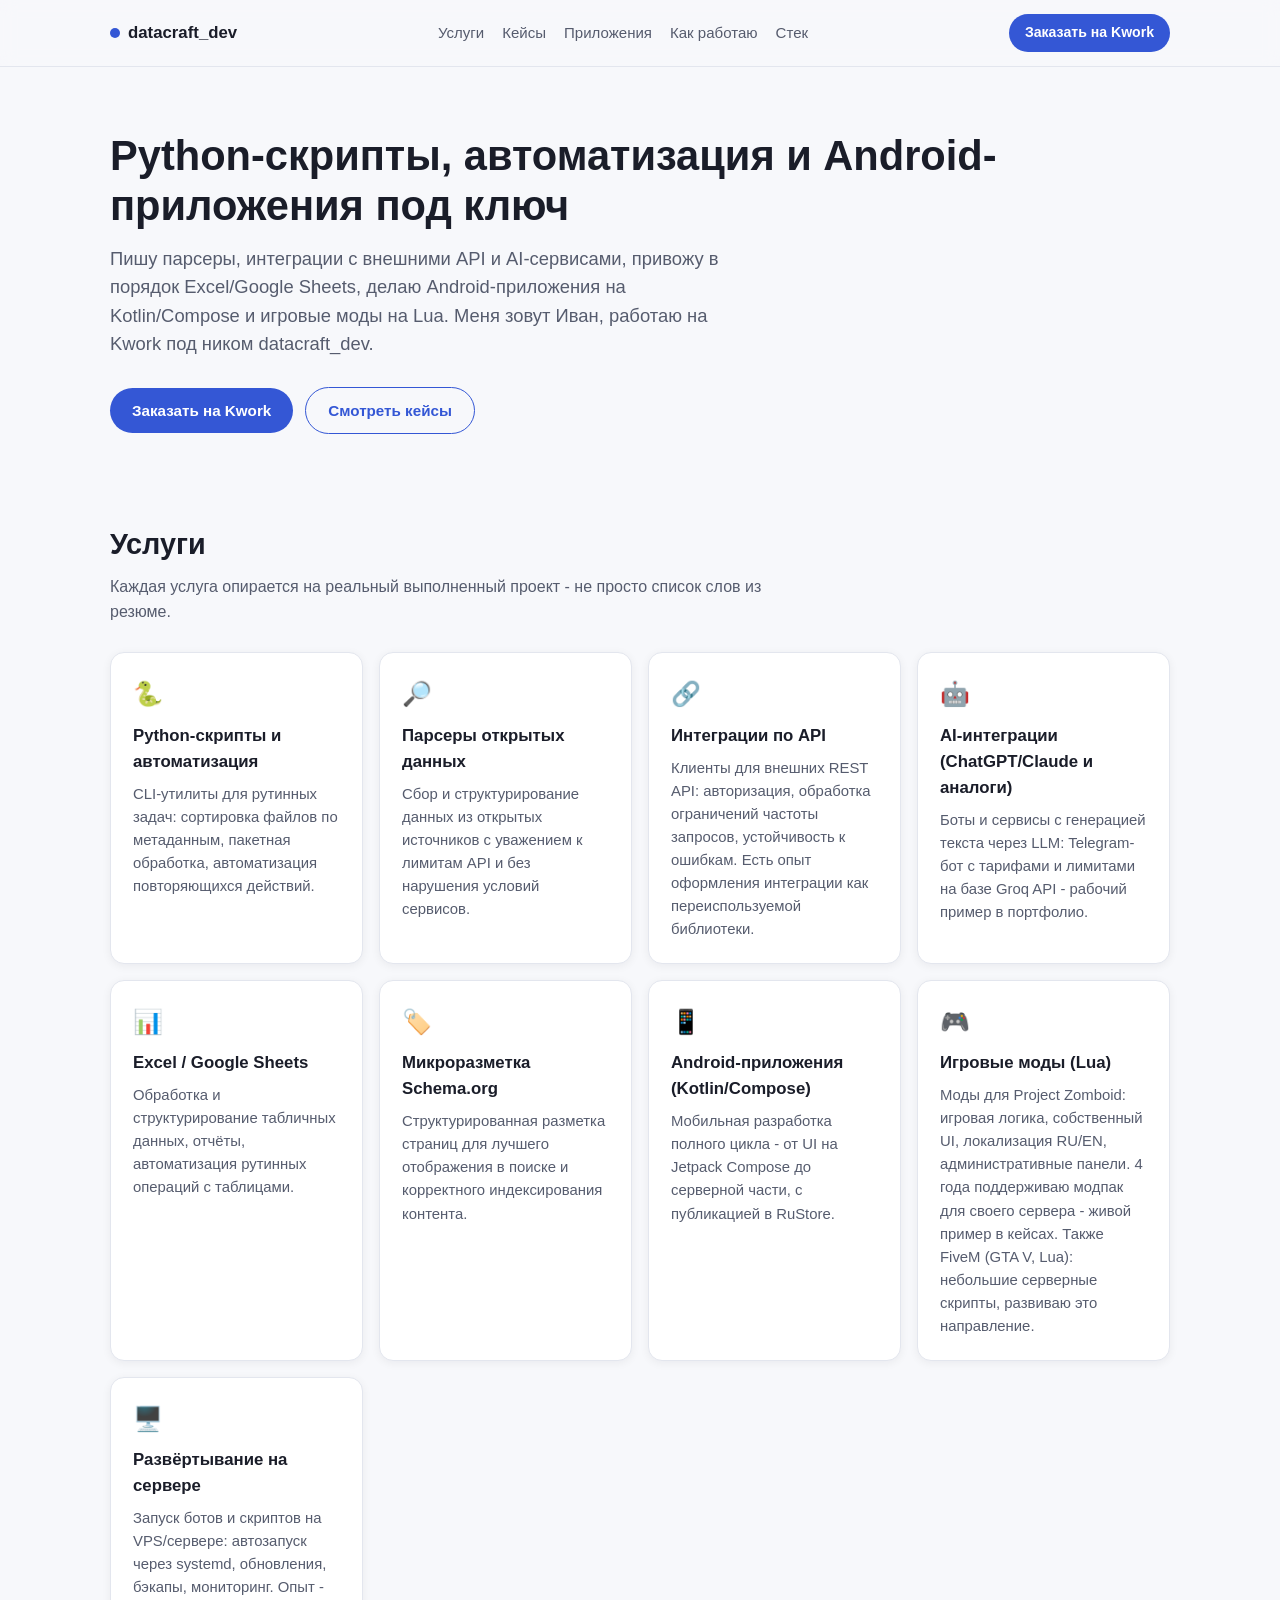
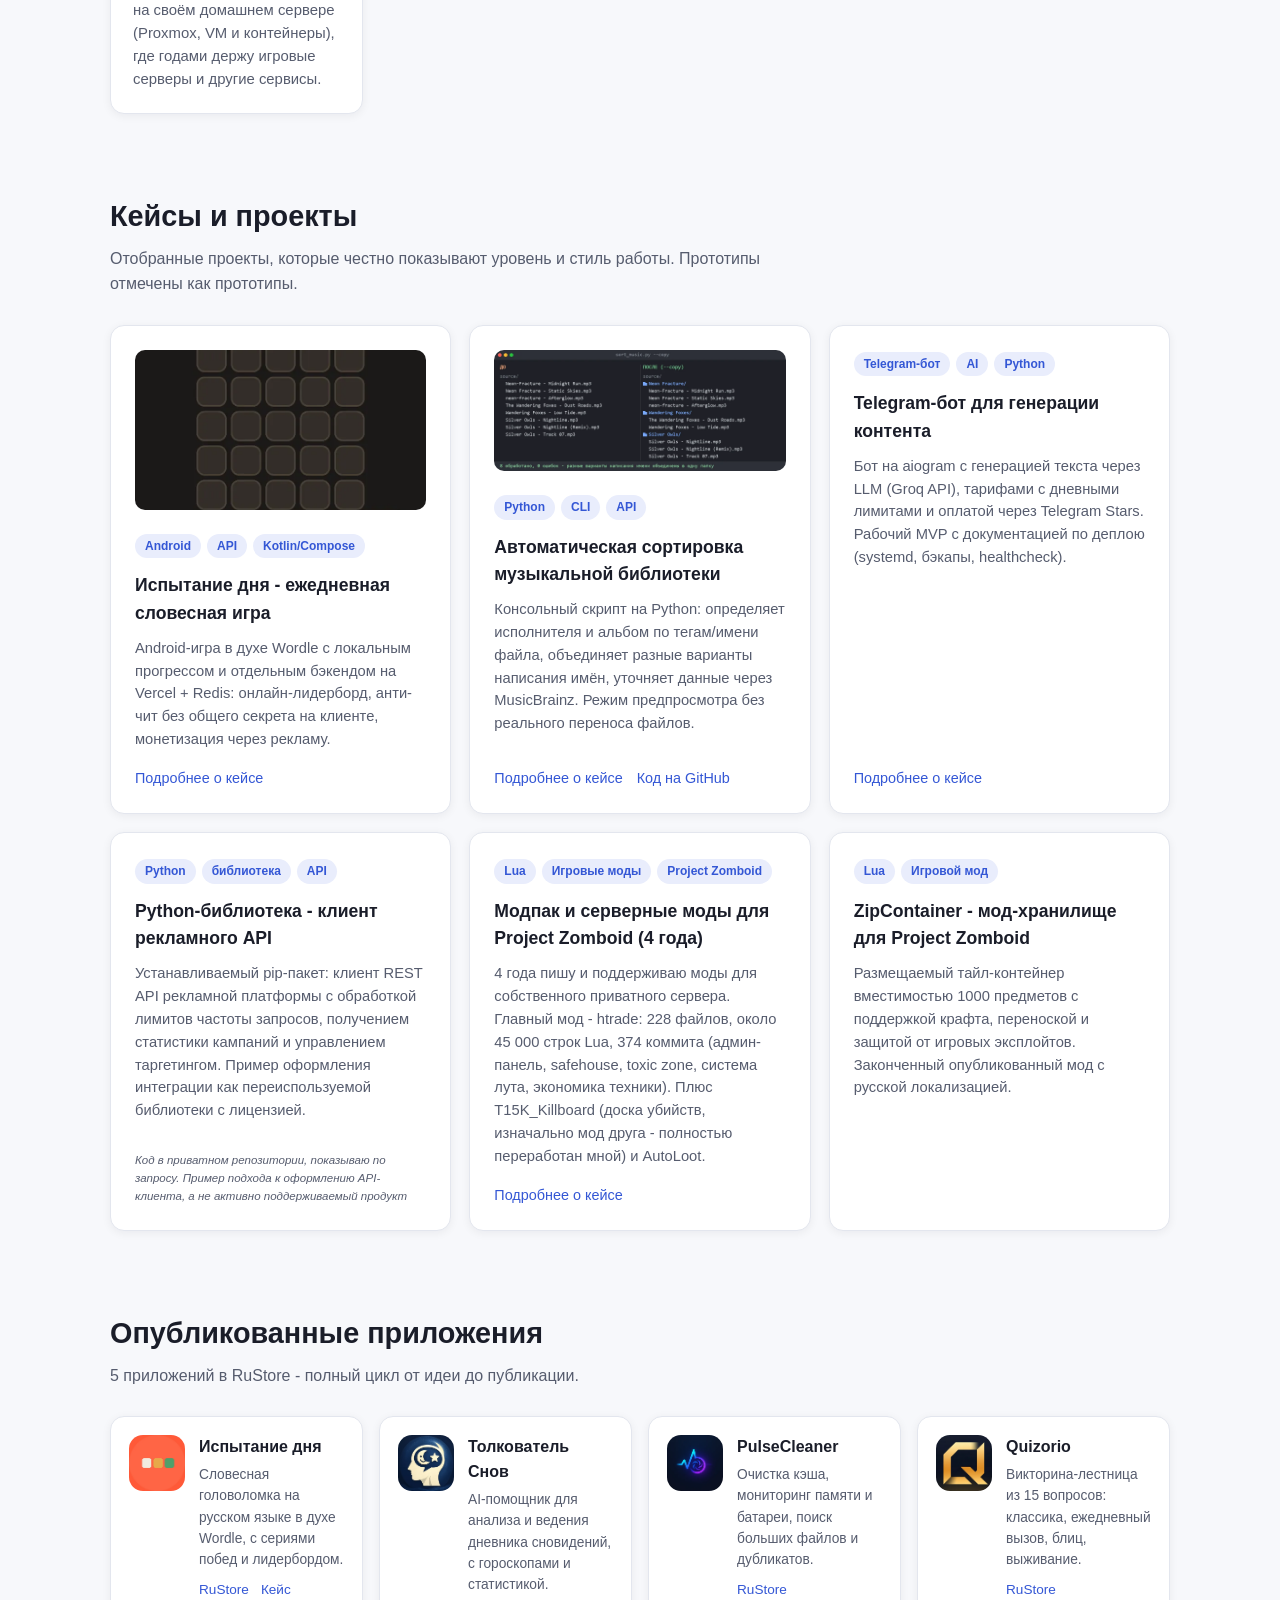
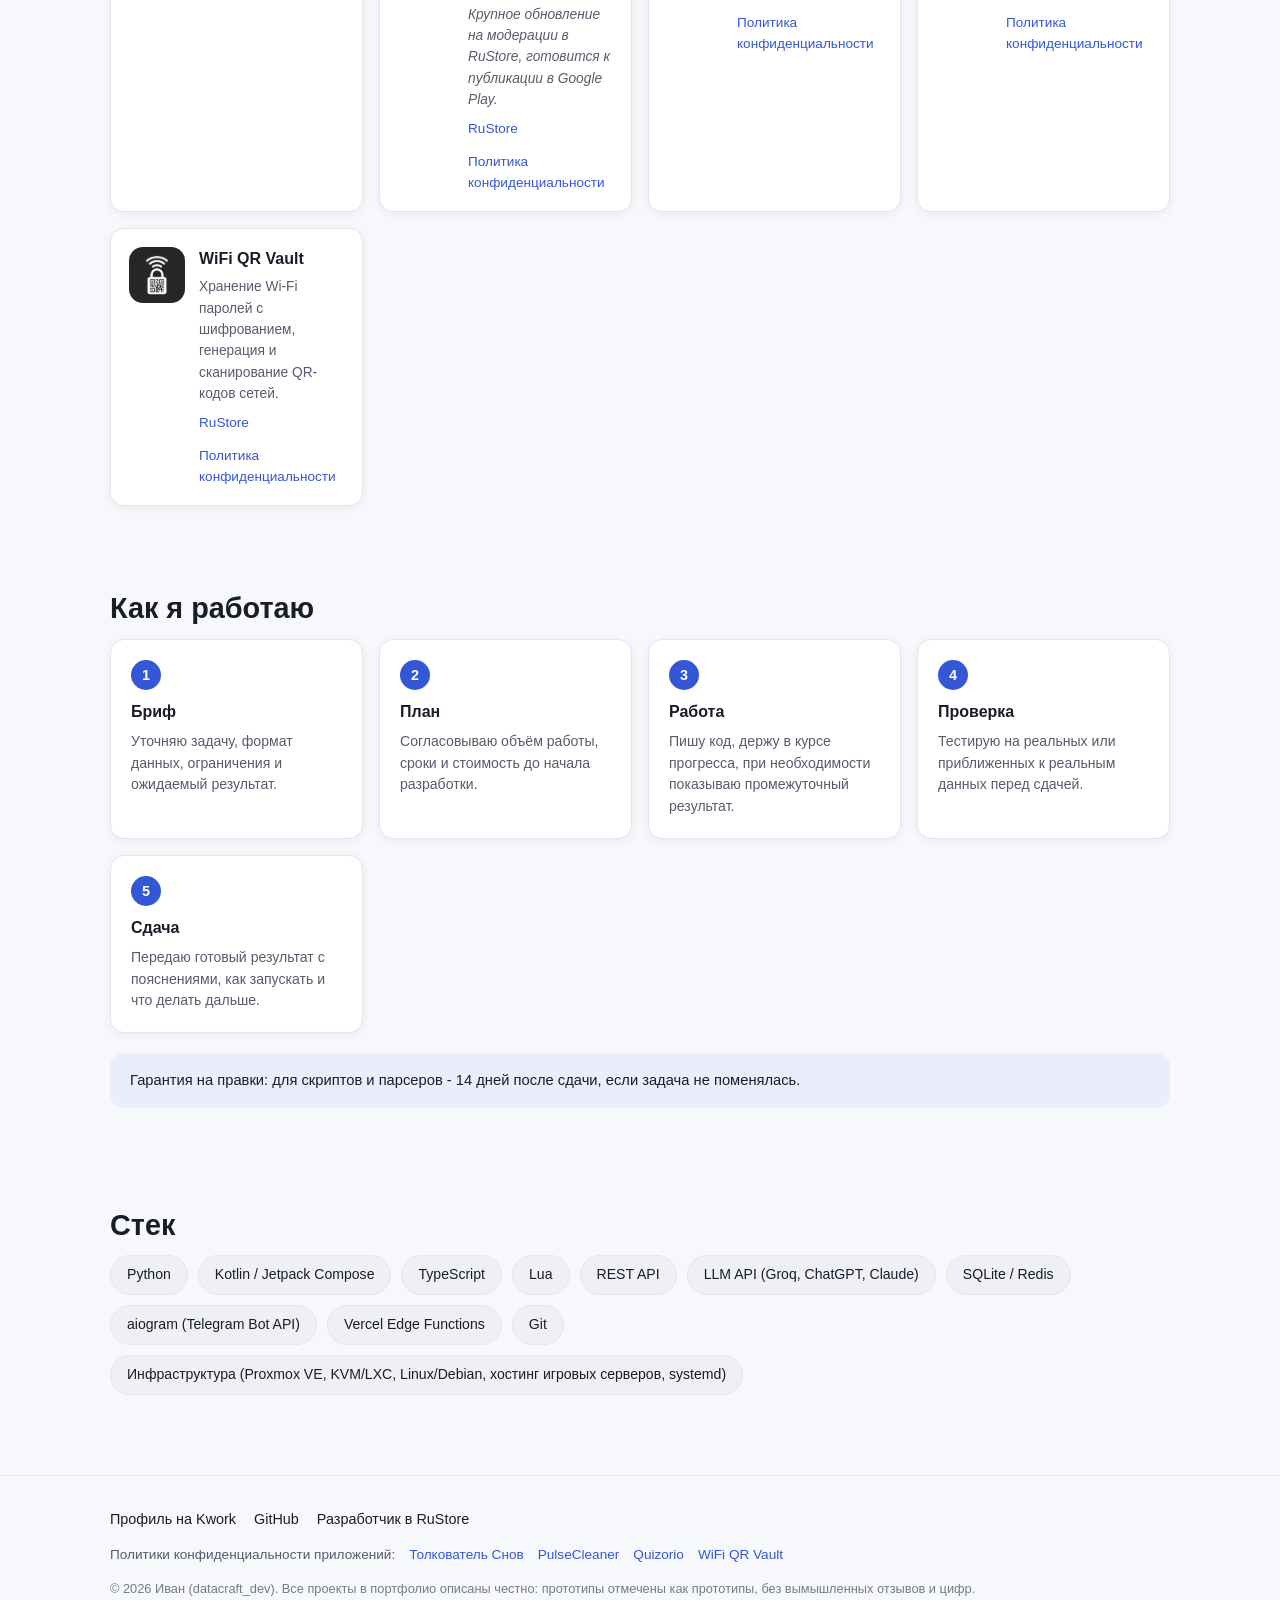
<file: index.html>
<!DOCTYPE html>
<html lang="ru">
<head>
<meta charset="UTF-8">
<meta name="viewport" content="width=device-width, initial-scale=1">
<title>Иван - Python-разработка, автоматизация, Android и AI-интеграции</title>
<meta name="description" content="Фрилансер Иван (Kwork: datacraft_dev). Python-скрипты и автоматизация, парсеры, интеграции по API и с AI, Android-приложения на Kotlin/Compose, игровые моды на Lua.">
<meta property="og:title" content="Иван - Python, автоматизация, Android, AI-интеграции">
<meta property="og:description" content="Скрипты, парсеры, API- и AI-интеграции, Android-приложения, игровые моды. Портфолио и кейсы.">
<meta property="og:type" content="website">
<meta property="og:url" content="https://git.fdhub.work/">
<link rel="canonical" href="https://git.fdhub.work/">
<link rel="icon" href="assets/favicon.svg" type="image/svg+xml">
<link rel="stylesheet" href="assets/style.css">
</head>
<body>

<header class="site-header">
  <div class="wrap">
    <a class="brand" href="#top"><span class="dot"></span> datacraft_dev</a>
    <nav class="nav-links">
      <a href="#services">Услуги</a>
      <a href="#cases">Кейсы</a>
      <a href="#apps">Приложения</a>
      <a href="#process">Как работаю</a>
      <a href="#stack">Стек</a>
    </nav>
    <a class="btn btn-sm" href="https://kwork.ru/user/datacraft_dev" target="_blank" rel="noopener">Заказать на Kwork</a>
  </div>
</header>

<main id="top">
  <section class="hero">
    <div class="wrap">
      <h1>Python-скрипты, автоматизация и Android-приложения под ключ</h1>
      <p class="lead">Пишу парсеры, интеграции с внешними API и AI-сервисами, привожу в порядок Excel/Google Sheets, делаю Android-приложения на Kotlin/Compose и игровые моды на Lua. Меня зовут Иван, работаю на Kwork под ником datacraft_dev.</p>
      <div class="cta-row">
        <a class="btn" href="https://kwork.ru/user/datacraft_dev" target="_blank" rel="noopener">Заказать на Kwork</a>
        <a class="btn btn-outline" href="#cases">Смотреть кейсы</a>
      </div>
    </div>
  </section>

  <section id="services">
    <div class="wrap">
      <h2>Услуги</h2>
      <p class="section-sub">Каждая услуга опирается на реальный выполненный проект - не просто список слов из резюме.</p>
      <div class="grid">
        <div class="card">
          <span class="icon">🐍</span>
          <h3>Python-скрипты и автоматизация</h3>
          <p>CLI-утилиты для рутинных задач: сортировка файлов по метаданным, пакетная обработка, автоматизация повторяющихся действий.</p>
        </div>
        <div class="card">
          <span class="icon">🔎</span>
          <h3>Парсеры открытых данных</h3>
          <p>Сбор и структурирование данных из открытых источников с уважением к лимитам API и без нарушения условий сервисов.</p>
        </div>
        <div class="card">
          <span class="icon">🔗</span>
          <h3>Интеграции по API</h3>
          <p>Клиенты для внешних REST API: авторизация, обработка ограничений частоты запросов, устойчивость к ошибкам. Есть опыт оформления интеграции как переиспользуемой библиотеки.</p>
        </div>
        <div class="card">
          <span class="icon">🤖</span>
          <h3>AI-интеграции (ChatGPT/Claude и аналоги)</h3>
          <p>Боты и сервисы с генерацией текста через LLM: Telegram-бот с тарифами и лимитами на базе Groq API - рабочий пример в портфолио.</p>
        </div>
        <div class="card">
          <span class="icon">📊</span>
          <h3>Excel / Google Sheets</h3>
          <p>Обработка и структурирование табличных данных, отчёты, автоматизация рутинных операций с таблицами.</p>
        </div>
        <div class="card">
          <span class="icon">🏷️</span>
          <h3>Микроразметка Schema.org</h3>
          <p>Структурированная разметка страниц для лучшего отображения в поиске и корректного индексирования контента.</p>
        </div>
        <div class="card">
          <span class="icon">📱</span>
          <h3>Android-приложения (Kotlin/Compose)</h3>
          <p>Мобильная разработка полного цикла - от UI на Jetpack Compose до серверной части, с публикацией в RuStore.</p>
        </div>
        <div class="card">
          <span class="icon">🎮</span>
          <h3>Игровые моды (Lua)</h3>
          <p>Моды для Project Zomboid: игровая логика, собственный UI, локализация RU/EN, административные панели. 4 года поддерживаю модпак для своего сервера - живой пример в кейсах. Также FiveM (GTA V, Lua): небольшие серверные скрипты, развиваю это направление.</p>
        </div>
        <div class="card">
          <span class="icon">🖥️</span>
          <h3>Развёртывание на сервере</h3>
          <p>Запуск ботов и скриптов на VPS/сервере: автозапуск через systemd, обновления, бэкапы, мониторинг. Опыт - на своём домашнем сервере (Proxmox, VM и контейнеры), где годами держу игровые серверы и другие сервисы.</p>
        </div>
      </div>
    </div>
  </section>

  <section id="cases">
    <div class="wrap">
      <h2>Кейсы и проекты</h2>
      <p class="section-sub">Отобранные проекты, которые честно показывают уровень и стиль работы. Прототипы отмечены как прототипы.</p>
      <div class="case-grid">

        <div class="case-card">
          <img class="case-thumb" src="assets/img/apps/dailytrial-1.webp" alt="Скриншот игры «Испытание дня»" width="220" height="391" loading="lazy">
          <div class="tag-row"><span class="tag">Android</span><span class="tag">API</span><span class="tag">Kotlin/Compose</span></div>
          <h3>Испытание дня - ежедневная словесная игра</h3>
          <p>Android-игра в духе Wordle с локальным прогрессом и отдельным бэкендом на Vercel + Redis: онлайн-лидерборд, анти-чит без общего секрета на клиенте, монетизация через рекламу.</p>
          <div class="case-links">
            <a href="cases/daily-trial.html">Подробнее о кейсе</a>
          </div>
        </div>

        <div class="case-card">
          <img class="case-thumb" src="assets/img/cases/sort-music-before-after.webp" alt="До/после сортировки музыкальной библиотеки скриптом sort_music.py" width="1200" height="500" loading="lazy">
          <div class="tag-row"><span class="tag">Python</span><span class="tag">CLI</span><span class="tag">API</span></div>
          <h3>Автоматическая сортировка музыкальной библиотеки</h3>
          <p>Консольный скрипт на Python: определяет исполнителя и альбом по тегам/имени файла, объединяет разные варианты написания имён, уточняет данные через MusicBrainz. Режим предпросмотра без реального переноса файлов.</p>
          <div class="case-links">
            <a href="cases/sort-music.html">Подробнее о кейсе</a>
            <a href="https://github.com/besterry/sort_music" target="_blank" rel="noopener">Код на GitHub</a>
          </div>
        </div>

        <div class="case-card">
          <div class="tag-row"><span class="tag">Telegram-бот</span><span class="tag">AI</span><span class="tag">Python</span></div>
          <h3>Telegram-бот для генерации контента</h3>
          <p>Бот на aiogram с генерацией текста через LLM (Groq API), тарифами с дневными лимитами и оплатой через Telegram Stars. Рабочий MVP с документацией по деплою (systemd, бэкапы, healthcheck).</p>
          <div class="case-links">
            <a href="cases/instagram-bot.html">Подробнее о кейсе</a>
          </div>
        </div>

        <div class="case-card">
          <div class="tag-row"><span class="tag">Python</span><span class="tag">библиотека</span><span class="tag">API</span></div>
          <h3>Python-библиотека - клиент рекламного API</h3>
          <p>Устанавливаемый pip-пакет: клиент REST API рекламной платформы с обработкой лимитов частоты запросов, получением статистики кампаний и управлением таргетингом. Пример оформления интеграции как переиспользуемой библиотеки с лицензией.</p>
          <div class="status-badge">Код в приватном репозитории, показываю по запросу. Пример подхода к оформлению API-клиента, а не активно поддерживаемый продукт</div>
        </div>

        <div class="case-card">
          <div class="tag-row"><span class="tag">Lua</span><span class="tag">Игровые моды</span><span class="tag">Project Zomboid</span></div>
          <h3>Модпак и серверные моды для Project Zomboid (4 года)</h3>
          <p>4 года пишу и поддерживаю моды для собственного приватного сервера. Главный мод - htrade: 228 файлов, около 45 000 строк Lua, 374 коммита (админ-панель, safehouse, toxic zone, система лута, экономика техники). Плюс T15K_Killboard (доска убийств, изначально мод друга - полностью переработан мной) и AutoLoot.</p>
          <div class="case-links">
            <a href="cases/zomboid-modpack.html">Подробнее о кейсе</a>
          </div>
        </div>

        <div class="case-card">
          <div class="tag-row"><span class="tag">Lua</span><span class="tag">Игровой мод</span></div>
          <h3>ZipContainer - мод-хранилище для Project Zomboid</h3>
          <p>Размещаемый тайл-контейнер вместимостью 1000 предметов с поддержкой крафта, переноской и защитой от игровых эксплойтов. Законченный опубликованный мод с русской локализацией.</p>
        </div>

      </div>
    </div>
  </section>

  <section id="apps">
    <div class="wrap">
      <h2>Опубликованные приложения</h2>
      <p class="section-sub">5 приложений в RuStore - полный цикл от идеи до публикации.</p>
      <div class="app-grid">

        <div class="app-card">
          <img src="assets/apps/dailytrial.png" alt="Иконка приложения Испытание дня" width="56" height="56" loading="lazy">
          <div>
            <h3>Испытание дня</h3>
            <p>Словесная головоломка на русском языке в духе Wordle, с сериями побед и лидербордом.</p>
            <div class="app-links">
              <a href="https://www.rustore.ru/catalog/app/com.dailytrial.app" target="_blank" rel="noopener">RuStore</a>
              <a href="cases/daily-trial.html">Кейс</a>
            </div>
          </div>
        </div>

        <div class="app-card">
          <img src="assets/apps/dreaminterpreter.jpg" alt="Иконка приложения Толкователь Снов" width="56" height="56" loading="lazy">
          <div>
            <h3>Толкователь Снов</h3>
            <p>AI-помощник для анализа и ведения дневника сновидений, с гороскопами и статистикой.</p>
            <p class="app-status">Крупное обновление на модерации в RuStore, готовится к публикации в Google Play.</p>
            <div class="app-links">
              <a href="https://www.rustore.ru/catalog/app/com.fd.dreaminterpreter" target="_blank" rel="noopener">RuStore</a>
              <a href="DreamInterpreter/privacy-policy.html">Политика конфиденциальности</a>
            </div>
          </div>
        </div>

        <div class="app-card">
          <img src="assets/apps/pulsecleaner.png" alt="Иконка приложения PulseCleaner" width="56" height="56" loading="lazy">
          <div>
            <h3>PulseCleaner</h3>
            <p>Очистка кэша, мониторинг памяти и батареи, поиск больших файлов и дубликатов.</p>
            <div class="app-links">
              <a href="https://www.rustore.ru/catalog/app/com.pulsecleaner.app" target="_blank" rel="noopener">RuStore</a>
              <a href="PulseCleaner/privacy-policy.html">Политика конфиденциальности</a>
            </div>
          </div>
        </div>

        <div class="app-card">
          <img src="assets/apps/quizorio.jpg" alt="Иконка приложения Quizorio" width="56" height="56" loading="lazy">
          <div>
            <h3>Quizorio</h3>
            <p>Викторина-лестница из 15 вопросов: классика, ежедневный вызов, блиц, выживание.</p>
            <div class="app-links">
              <a href="https://www.rustore.ru/catalog/app/com.quizorio.app" target="_blank" rel="noopener">RuStore</a>
              <a href="Quizorio/privacy-policy.html">Политика конфиденциальности</a>
            </div>
          </div>
        </div>

        <div class="app-card">
          <img src="assets/apps/wifiqrvault.png" alt="Иконка приложения WiFi QR Vault" width="56" height="56" loading="lazy">
          <div>
            <h3>WiFi QR Vault</h3>
            <p>Хранение Wi-Fi паролей с шифрованием, генерация и сканирование QR-кодов сетей.</p>
            <div class="app-links">
              <a href="https://www.rustore.ru/catalog/app/com.wifiqrvault.app" target="_blank" rel="noopener">RuStore</a>
              <a href="WiFiQRVault/privacy-policy.html">Политика конфиденциальности</a>
            </div>
          </div>
        </div>

      </div>
    </div>
  </section>

  <section id="process">
    <div class="wrap">
      <h2>Как я работаю</h2>
      <ol class="process-list">
        <li><h3>Бриф</h3><p>Уточняю задачу, формат данных, ограничения и ожидаемый результат.</p></li>
        <li><h3>План</h3><p>Согласовываю объём работы, сроки и стоимость до начала разработки.</p></li>
        <li><h3>Работа</h3><p>Пишу код, держу в курсе прогресса, при необходимости показываю промежуточный результат.</p></li>
        <li><h3>Проверка</h3><p>Тестирую на реальных или приближенных к реальным данных перед сдачей.</p></li>
        <li><h3>Сдача</h3><p>Передаю готовый результат с пояснениями, как запускать и что делать дальше.</p></li>
      </ol>
      <p class="guarantee-note">Гарантия на правки: для скриптов и парсеров - 14 дней после сдачи, если задача не поменялась.</p>
    </div>
  </section>

  <section id="stack">
    <div class="wrap">
      <h2>Стек</h2>
      <div class="stack-row">
        <span class="stack-pill">Python</span>
        <span class="stack-pill">Kotlin / Jetpack Compose</span>
        <span class="stack-pill">TypeScript</span>
        <span class="stack-pill">Lua</span>
        <span class="stack-pill">REST API</span>
        <span class="stack-pill">LLM API (Groq, ChatGPT, Claude)</span>
        <span class="stack-pill">SQLite / Redis</span>
        <span class="stack-pill">aiogram (Telegram Bot API)</span>
        <span class="stack-pill">Vercel Edge Functions</span>
        <span class="stack-pill">Git</span>
        <span class="stack-pill">Инфраструктура (Proxmox VE, KVM/LXC, Linux/Debian, хостинг игровых серверов, systemd)</span>
      </div>
    </div>
  </section>
</main>

<footer>
  <div class="wrap">
    <div class="foot-links">
      <a href="https://kwork.ru/user/datacraft_dev" target="_blank" rel="noopener">Профиль на Kwork</a>
      <a href="https://github.com/besterry" target="_blank" rel="noopener">GitHub</a>
      <a href="https://www.rustore.ru/catalog/developer/okhfzi" target="_blank" rel="noopener">Разработчик в RuStore</a>
    </div>
    <div class="policy-links">
      <span>Политики конфиденциальности приложений:</span>
      <a href="DreamInterpreter/privacy-policy.html">Толкователь Снов</a>
      <a href="PulseCleaner/privacy-policy.html">PulseCleaner</a>
      <a href="Quizorio/privacy-policy.html">Quizorio</a>
      <a href="WiFiQRVault/privacy-policy.html">WiFi QR Vault</a>
    </div>
    <p class="fineprint">© 2026 Иван (datacraft_dev). Все проекты в портфолио описаны честно: прототипы отмечены как прототипы, без вымышленных отзывов и цифр.</p>
  </div>
</footer>

</body>
</html>
</file>
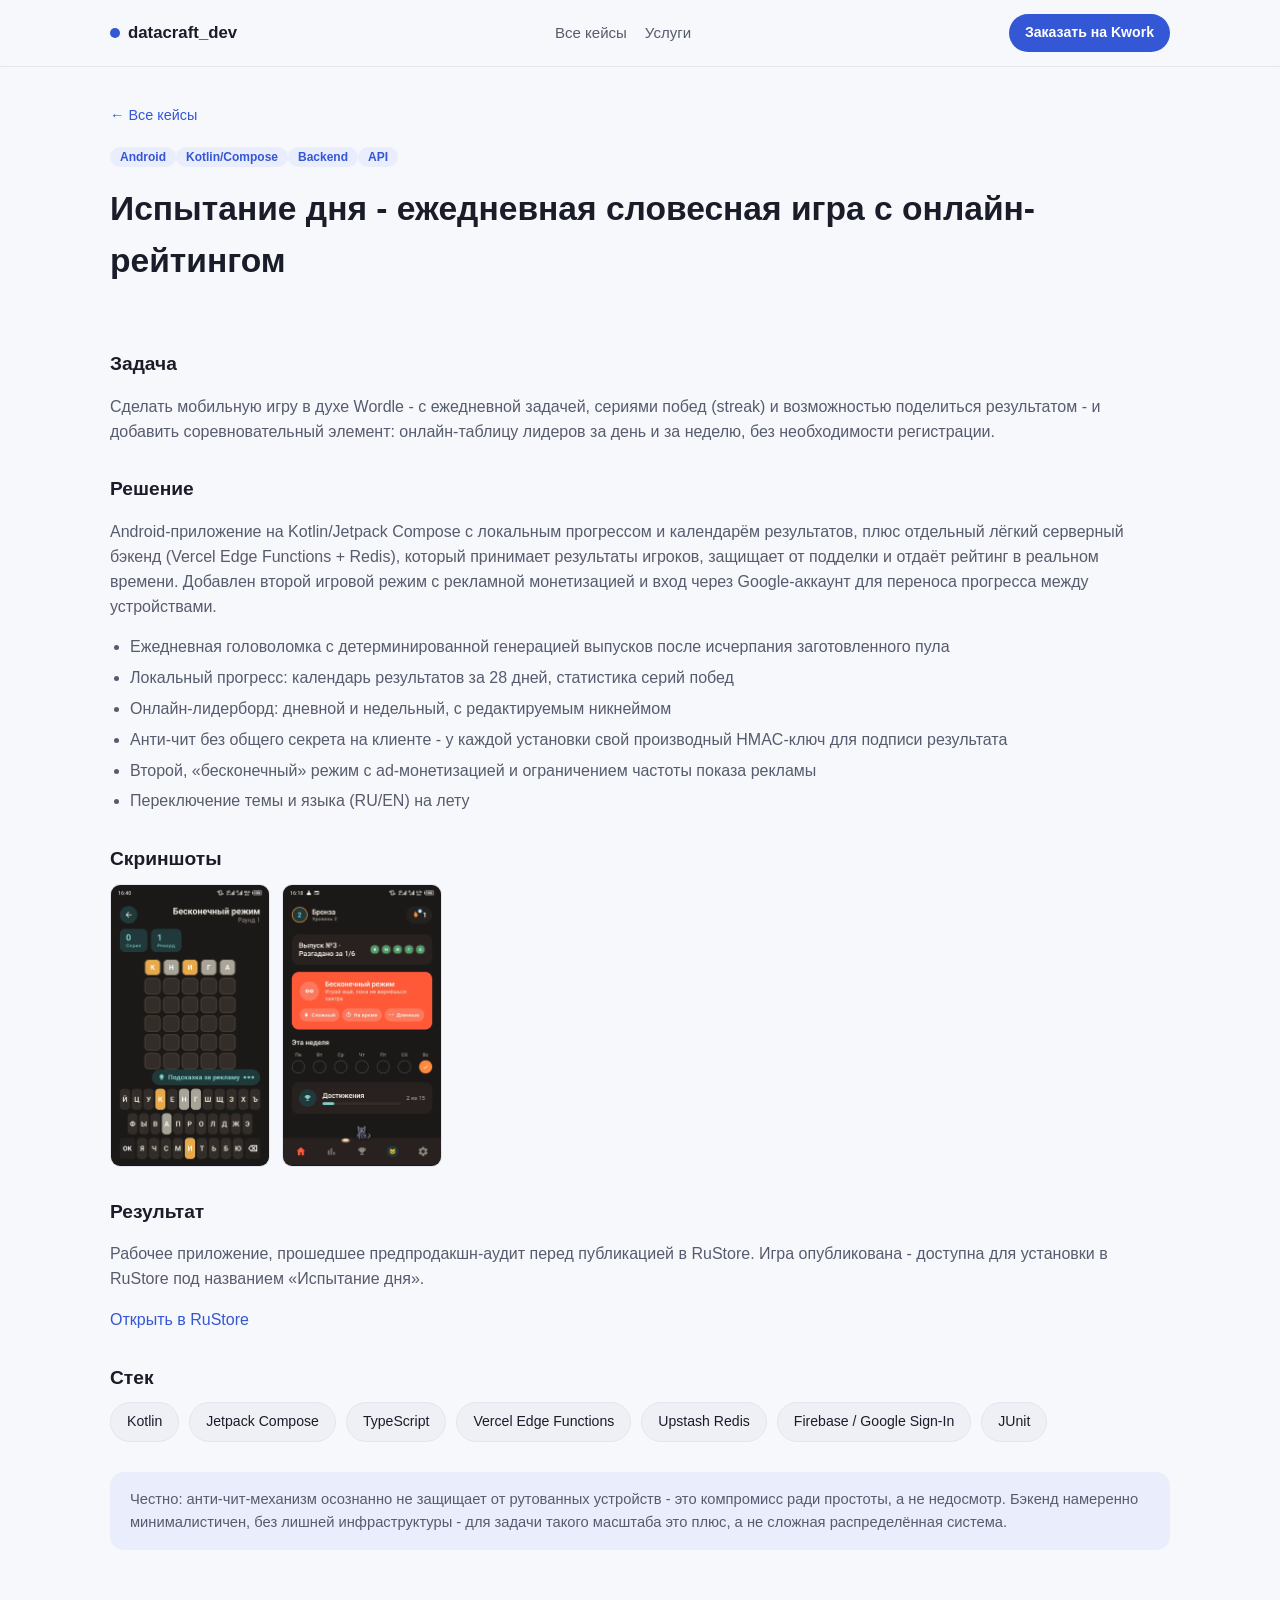
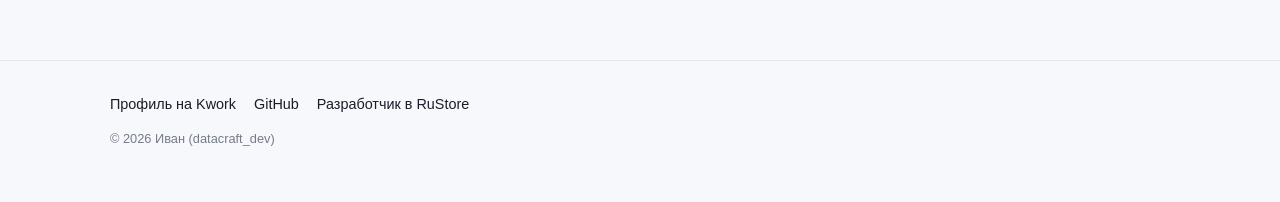
<file: cases/daily-trial.html>
<!DOCTYPE html>
<html lang="ru">
<head>
<meta charset="UTF-8">
<meta name="viewport" content="width=device-width, initial-scale=1">
<title>Кейс: Испытание дня - Android-игра с онлайн-лидербордом</title>
<meta name="description" content="Android-игра на Kotlin/Compose в духе Wordle с бэкендом на Vercel и Redis: онлайн-лидерборд, анти-чит, монетизация.">
<link rel="icon" href="../assets/favicon.svg" type="image/svg+xml">
<link rel="stylesheet" href="../assets/style.css">
</head>
<body>

<header class="site-header">
  <div class="wrap">
    <a class="brand" href="../index.html"><span class="dot"></span> datacraft_dev</a>
    <nav class="nav-links">
      <a href="../index.html#cases">Все кейсы</a>
      <a href="../index.html#services">Услуги</a>
    </nav>
    <a class="btn btn-sm" href="https://kwork.ru/user/datacraft_dev" target="_blank" rel="noopener">Заказать на Kwork</a>
  </div>
</header>

<main>
  <section class="case-hero">
    <div class="wrap">
      <a class="back-link" href="../index.html#cases">&larr; Все кейсы</a>
      <div class="tag-row"><span class="tag">Android</span><span class="tag">Kotlin/Compose</span><span class="tag">Backend</span><span class="tag">API</span></div>
      <h1>Испытание дня - ежедневная словесная игра с онлайн-рейтингом</h1>
    </div>
  </section>

  <section>
    <div class="wrap">
      <div class="case-block">
        <h2>Задача</h2>
        <p>Сделать мобильную игру в духе Wordle - с ежедневной задачей, сериями побед (streak) и возможностью поделиться результатом - и добавить соревновательный элемент: онлайн-таблицу лидеров за день и за неделю, без необходимости регистрации.</p>
      </div>

      <div class="case-block">
        <h2>Решение</h2>
        <p>Android-приложение на Kotlin/Jetpack Compose с локальным прогрессом и календарём результатов, плюс отдельный лёгкий серверный бэкенд (Vercel Edge Functions + Redis), который принимает результаты игроков, защищает от подделки и отдаёт рейтинг в реальном времени. Добавлен второй игровой режим с рекламной монетизацией и вход через Google-аккаунт для переноса прогресса между устройствами.</p>
        <ul>
          <li>Ежедневная головоломка с детерминированной генерацией выпусков после исчерпания заготовленного пула</li>
          <li>Локальный прогресс: календарь результатов за 28 дней, статистика серий побед</li>
          <li>Онлайн-лидерборд: дневной и недельный, с редактируемым никнеймом</li>
          <li>Анти-чит без общего секрета на клиенте - у каждой установки свой производный HMAC-ключ для подписи результата</li>
          <li>Второй, «бесконечный» режим с ad-монетизацией и ограничением частоты показа рекламы</li>
          <li>Переключение темы и языка (RU/EN) на лету</li>
        </ul>
      </div>

      <div class="case-block">
        <h2>Скриншоты</h2>
        <div class="case-gallery">
          <img src="../assets/img/apps/dailytrial-1.webp" alt="Скриншот игры «Испытание дня»: экран бесконечного режима" width="220" height="391" loading="lazy">
          <img src="../assets/img/apps/dailytrial-2.webp" alt="Скриншот игры «Испытание дня»: экран прогресса и лидерборда" width="220" height="391" loading="lazy">
        </div>
      </div>

      <div class="case-block">
        <h2>Результат</h2>
        <p>Рабочее приложение, прошедшее предпродакшн-аудит перед публикацией в RuStore. Игра опубликована - доступна для установки в RuStore под названием «Испытание дня».</p>
        <p><a href="https://www.rustore.ru/catalog/app/com.dailytrial.app" target="_blank" rel="noopener">Открыть в RuStore</a></p>
      </div>

      <div class="case-block">
        <h2>Стек</h2>
        <div class="stack-row">
          <span class="stack-pill">Kotlin</span>
          <span class="stack-pill">Jetpack Compose</span>
          <span class="stack-pill">TypeScript</span>
          <span class="stack-pill">Vercel Edge Functions</span>
          <span class="stack-pill">Upstash Redis</span>
          <span class="stack-pill">Firebase / Google Sign-In</span>
          <span class="stack-pill">JUnit</span>
        </div>
      </div>

      <div class="case-block">
        <p class="honest-note">Честно: анти-чит-механизм осознанно не защищает от рутованных устройств - это компромисс ради простоты, а не недосмотр. Бэкенд намеренно минималистичен, без лишней инфраструктуры - для задачи такого масштаба это плюс, а не сложная распределённая система.</p>
      </div>
    </div>
  </section>
</main>

<footer>
  <div class="wrap">
    <div class="foot-links">
      <a href="https://kwork.ru/user/datacraft_dev" target="_blank" rel="noopener">Профиль на Kwork</a>
      <a href="https://github.com/besterry" target="_blank" rel="noopener">GitHub</a>
      <a href="https://www.rustore.ru/catalog/developer/okhfzi" target="_blank" rel="noopener">Разработчик в RuStore</a>
    </div>
    <p class="fineprint">© 2026 Иван (datacraft_dev)</p>
  </div>
</footer>

</body>
</html>
</file>
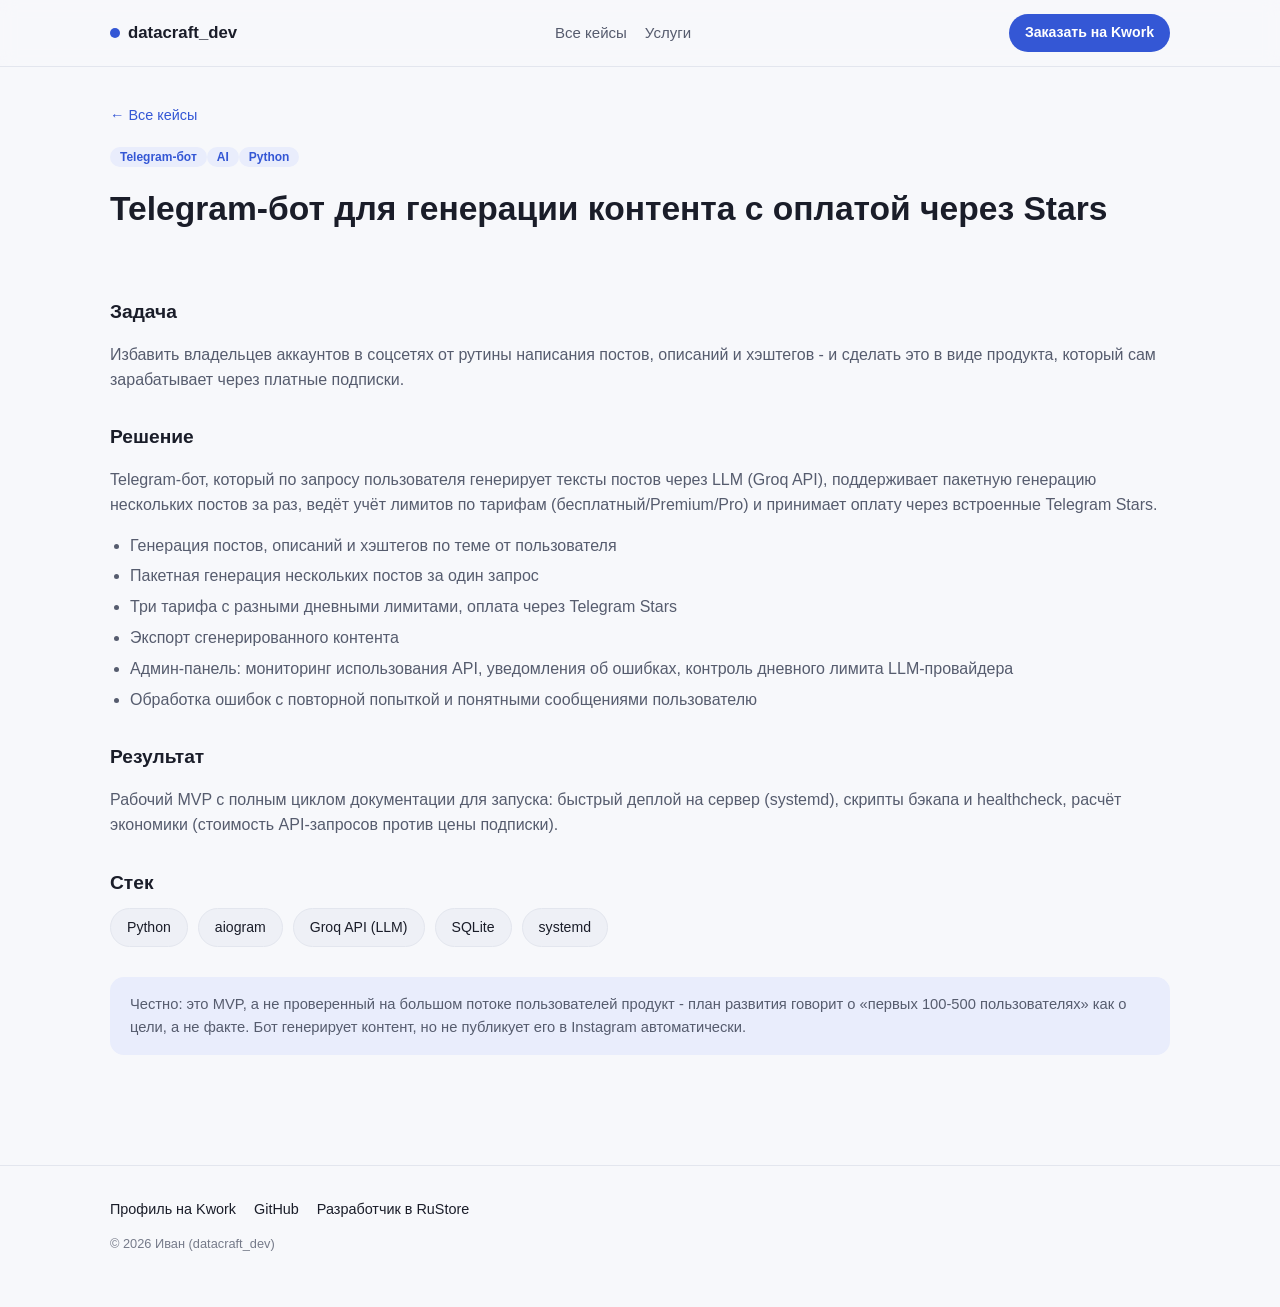
<file: cases/instagram-bot.html>
<!DOCTYPE html>
<html lang="ru">
<head>
<meta charset="UTF-8">
<meta name="viewport" content="width=device-width, initial-scale=1">
<title>Кейс: Telegram-бот для генерации контента с AI</title>
<meta name="description" content="Telegram-бот на aiogram с генерацией текста через LLM (Groq API), тарифами и оплатой через Telegram Stars.">
<link rel="icon" href="../assets/favicon.svg" type="image/svg+xml">
<link rel="stylesheet" href="../assets/style.css">
</head>
<body>

<header class="site-header">
  <div class="wrap">
    <a class="brand" href="../index.html"><span class="dot"></span> datacraft_dev</a>
    <nav class="nav-links">
      <a href="../index.html#cases">Все кейсы</a>
      <a href="../index.html#services">Услуги</a>
    </nav>
    <a class="btn btn-sm" href="https://kwork.ru/user/datacraft_dev" target="_blank" rel="noopener">Заказать на Kwork</a>
  </div>
</header>

<main>
  <section class="case-hero">
    <div class="wrap">
      <a class="back-link" href="../index.html#cases">&larr; Все кейсы</a>
      <div class="tag-row"><span class="tag">Telegram-бот</span><span class="tag">AI</span><span class="tag">Python</span></div>
      <h1>Telegram-бот для генерации контента с оплатой через Stars</h1>
    </div>
  </section>

  <section>
    <div class="wrap">
      <div class="case-block">
        <h2>Задача</h2>
        <p>Избавить владельцев аккаунтов в соцсетях от рутины написания постов, описаний и хэштегов - и сделать это в виде продукта, который сам зарабатывает через платные подписки.</p>
      </div>

      <div class="case-block">
        <h2>Решение</h2>
        <p>Telegram-бот, который по запросу пользователя генерирует тексты постов через LLM (Groq API), поддерживает пакетную генерацию нескольких постов за раз, ведёт учёт лимитов по тарифам (бесплатный/Premium/Pro) и принимает оплату через встроенные Telegram Stars.</p>
        <ul>
          <li>Генерация постов, описаний и хэштегов по теме от пользователя</li>
          <li>Пакетная генерация нескольких постов за один запрос</li>
          <li>Три тарифа с разными дневными лимитами, оплата через Telegram Stars</li>
          <li>Экспорт сгенерированного контента</li>
          <li>Админ-панель: мониторинг использования API, уведомления об ошибках, контроль дневного лимита LLM-провайдера</li>
          <li>Обработка ошибок с повторной попыткой и понятными сообщениями пользователю</li>
        </ul>
      </div>

      <div class="case-block">
        <h2>Результат</h2>
        <p>Рабочий MVP с полным циклом документации для запуска: быстрый деплой на сервер (systemd), скрипты бэкапа и healthcheck, расчёт экономики (стоимость API-запросов против цены подписки).</p>
      </div>

      <div class="case-block">
        <h2>Стек</h2>
        <div class="stack-row">
          <span class="stack-pill">Python</span>
          <span class="stack-pill">aiogram</span>
          <span class="stack-pill">Groq API (LLM)</span>
          <span class="stack-pill">SQLite</span>
          <span class="stack-pill">systemd</span>
        </div>
      </div>

      <div class="case-block">
        <p class="honest-note">Честно: это MVP, а не проверенный на большом потоке пользователей продукт - план развития говорит о «первых 100-500 пользователях» как о цели, а не факте. Бот генерирует контент, но не публикует его в Instagram автоматически.</p>
      </div>
    </div>
  </section>
</main>

<footer>
  <div class="wrap">
    <div class="foot-links">
      <a href="https://kwork.ru/user/datacraft_dev" target="_blank" rel="noopener">Профиль на Kwork</a>
      <a href="https://github.com/besterry" target="_blank" rel="noopener">GitHub</a>
      <a href="https://www.rustore.ru/catalog/developer/okhfzi" target="_blank" rel="noopener">Разработчик в RuStore</a>
    </div>
    <p class="fineprint">© 2026 Иван (datacraft_dev)</p>
  </div>
</footer>

</body>
</html>
</file>
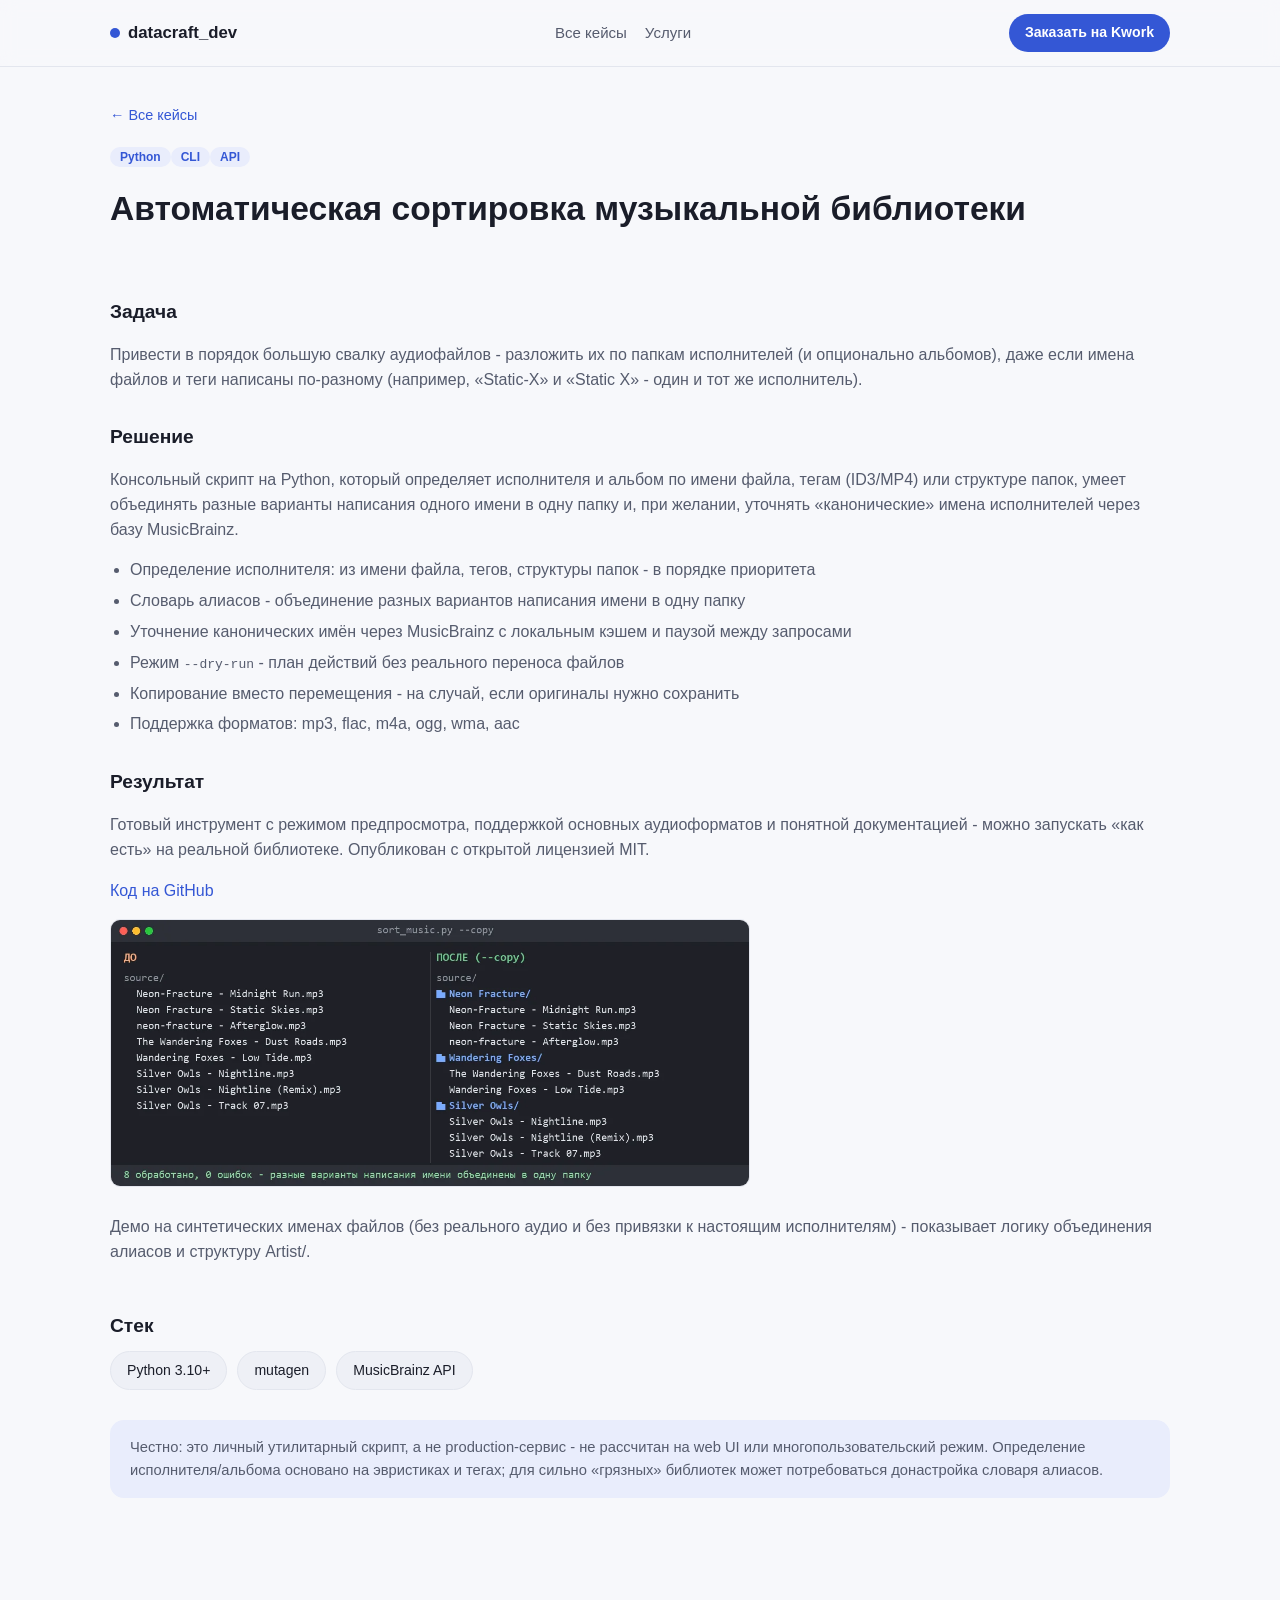
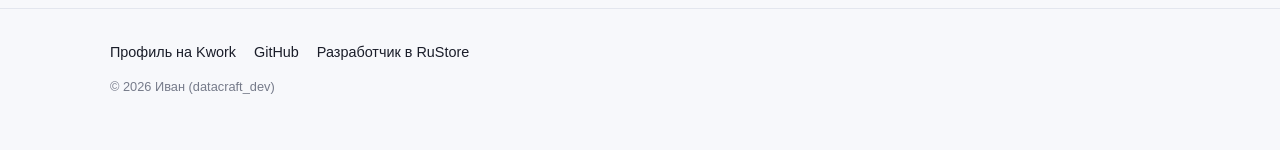
<file: cases/sort-music.html>
<!DOCTYPE html>
<html lang="ru">
<head>
<meta charset="UTF-8">
<meta name="viewport" content="width=device-width, initial-scale=1">
<title>Кейс: автоматическая сортировка музыкальной библиотеки</title>
<meta name="description" content="Python CLI-скрипт для сортировки аудиофайлов по исполнителям и альбомам с использованием тегов и MusicBrainz.">
<link rel="icon" href="../assets/favicon.svg" type="image/svg+xml">
<link rel="stylesheet" href="../assets/style.css">
</head>
<body>

<header class="site-header">
  <div class="wrap">
    <a class="brand" href="../index.html"><span class="dot"></span> datacraft_dev</a>
    <nav class="nav-links">
      <a href="../index.html#cases">Все кейсы</a>
      <a href="../index.html#services">Услуги</a>
    </nav>
    <a class="btn btn-sm" href="https://kwork.ru/user/datacraft_dev" target="_blank" rel="noopener">Заказать на Kwork</a>
  </div>
</header>

<main>
  <section class="case-hero">
    <div class="wrap">
      <a class="back-link" href="../index.html#cases">&larr; Все кейсы</a>
      <div class="tag-row"><span class="tag">Python</span><span class="tag">CLI</span><span class="tag">API</span></div>
      <h1>Автоматическая сортировка музыкальной библиотеки</h1>
    </div>
  </section>

  <section>
    <div class="wrap">
      <div class="case-block">
        <h2>Задача</h2>
        <p>Привести в порядок большую свалку аудиофайлов - разложить их по папкам исполнителей (и опционально альбомов), даже если имена файлов и теги написаны по-разному (например, «Static-X» и «Static X» - один и тот же исполнитель).</p>
      </div>

      <div class="case-block">
        <h2>Решение</h2>
        <p>Консольный скрипт на Python, который определяет исполнителя и альбом по имени файла, тегам (ID3/MP4) или структуре папок, умеет объединять разные варианты написания одного имени в одну папку и, при желании, уточнять «канонические» имена исполнителей через базу MusicBrainz.</p>
        <ul>
          <li>Определение исполнителя: из имени файла, тегов, структуры папок - в порядке приоритета</li>
          <li>Словарь алиасов - объединение разных вариантов написания имени в одну папку</li>
          <li>Уточнение канонических имён через MusicBrainz с локальным кэшем и паузой между запросами</li>
          <li>Режим <code>--dry-run</code> - план действий без реального переноса файлов</li>
          <li>Копирование вместо перемещения - на случай, если оригиналы нужно сохранить</li>
          <li>Поддержка форматов: mp3, flac, m4a, ogg, wma, aac</li>
        </ul>
      </div>

      <div class="case-block">
        <h2>Результат</h2>
        <p>Готовый инструмент с режимом предпросмотра, поддержкой основных аудиоформатов и понятной документацией - можно запускать «как есть» на реальной библиотеке. Опубликован с открытой лицензией MIT.</p>
        <p><a href="https://github.com/besterry/sort_music" target="_blank" rel="noopener">Код на GitHub</a></p>
        <div class="case-gallery">
          <img src="../assets/img/cases/sort-music-before-after.webp" alt="Демонстрация на синтетическом наборе файлов: до и после запуска sort_music.py --copy - файлы разложены по папкам исполнителей, разные варианты написания имени объединены в одну папку" width="1200" height="500" loading="lazy" style="width:100%;max-width:640px;height:auto;">
          <p class="fineprint">Демо на синтетических именах файлов (без реального аудио и без привязки к настоящим исполнителям) - показывает логику объединения алиасов и структуру Artist/.</p>
        </div>
      </div>

      <div class="case-block">
        <h2>Стек</h2>
        <div class="stack-row">
          <span class="stack-pill">Python 3.10+</span>
          <span class="stack-pill">mutagen</span>
          <span class="stack-pill">MusicBrainz API</span>
        </div>
      </div>

      <div class="case-block">
        <p class="honest-note">Честно: это личный утилитарный скрипт, а не production-сервис - не рассчитан на web UI или многопользовательский режим. Определение исполнителя/альбома основано на эвристиках и тегах; для сильно «грязных» библиотек может потребоваться донастройка словаря алиасов.</p>
      </div>
    </div>
  </section>
</main>

<footer>
  <div class="wrap">
    <div class="foot-links">
      <a href="https://kwork.ru/user/datacraft_dev" target="_blank" rel="noopener">Профиль на Kwork</a>
      <a href="https://github.com/besterry" target="_blank" rel="noopener">GitHub</a>
      <a href="https://www.rustore.ru/catalog/developer/okhfzi" target="_blank" rel="noopener">Разработчик в RuStore</a>
    </div>
    <p class="fineprint">© 2026 Иван (datacraft_dev)</p>
  </div>
</footer>

</body>
</html>
</file>
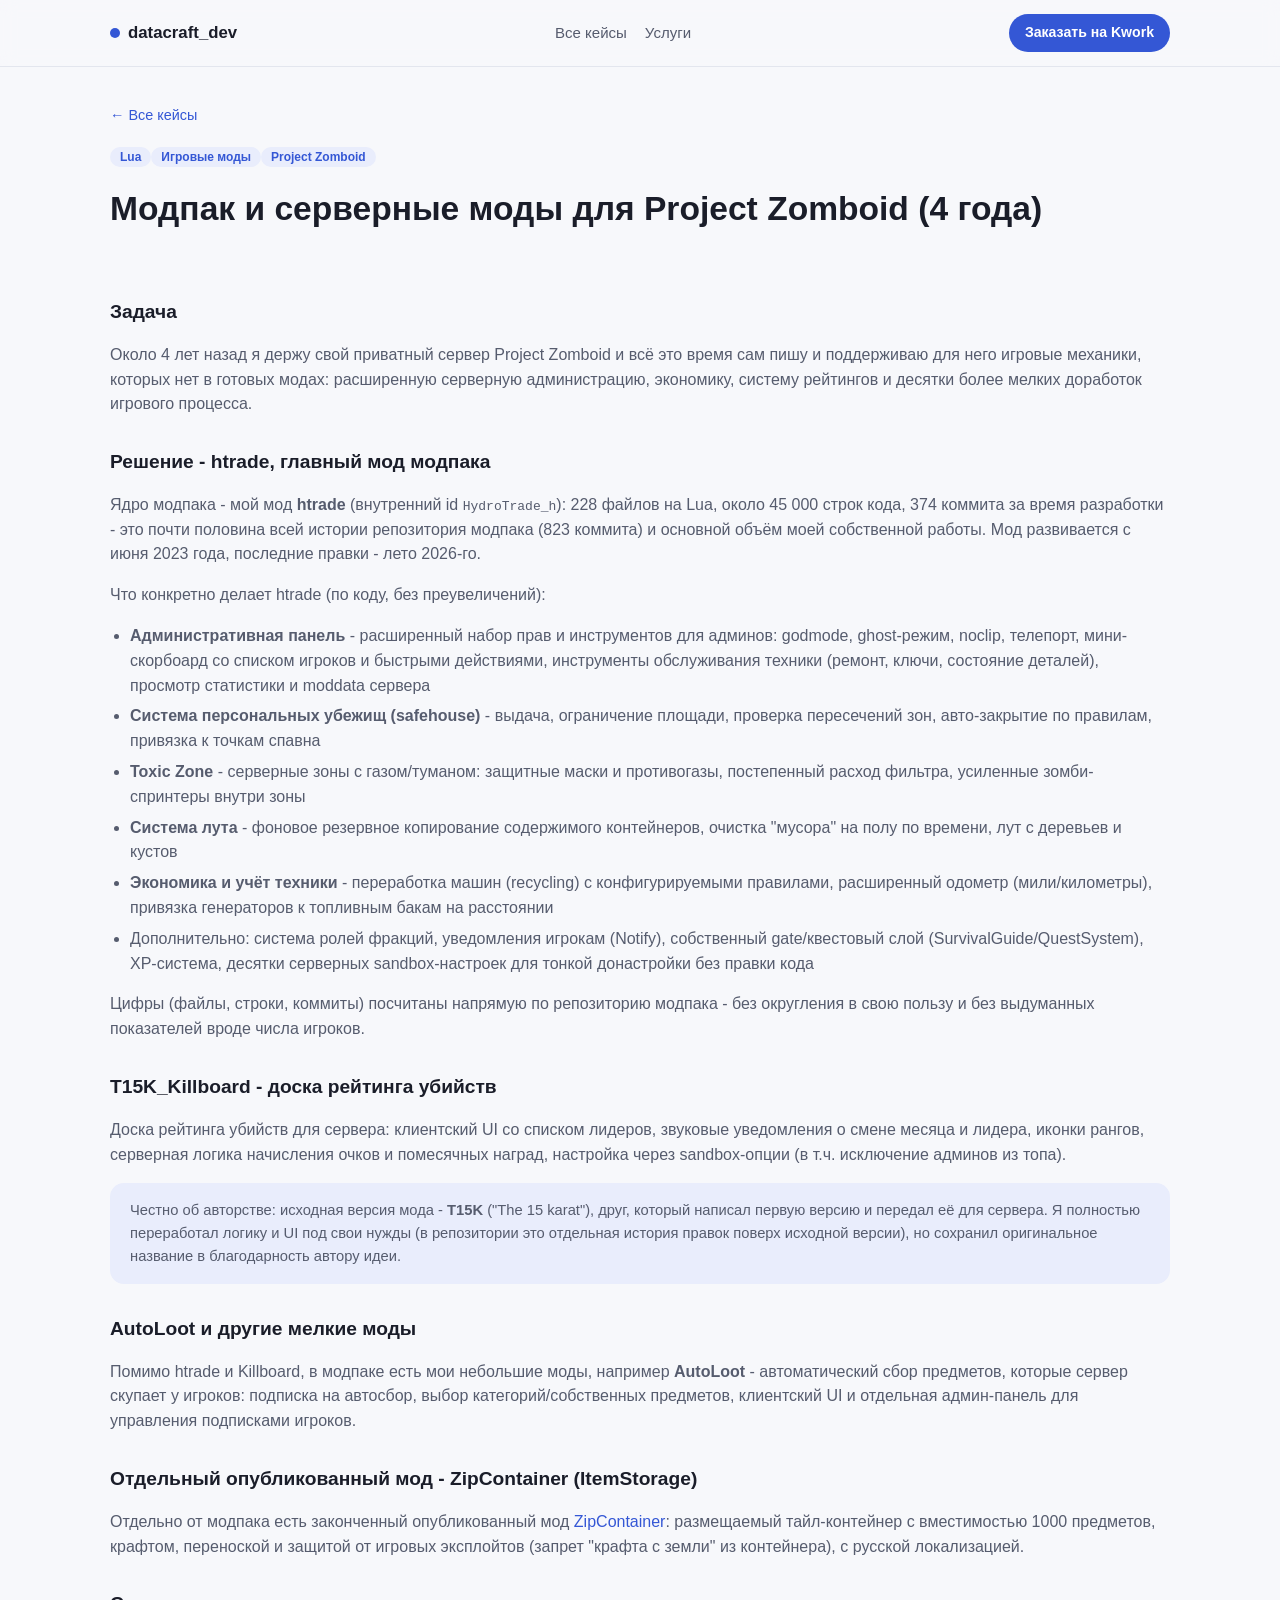
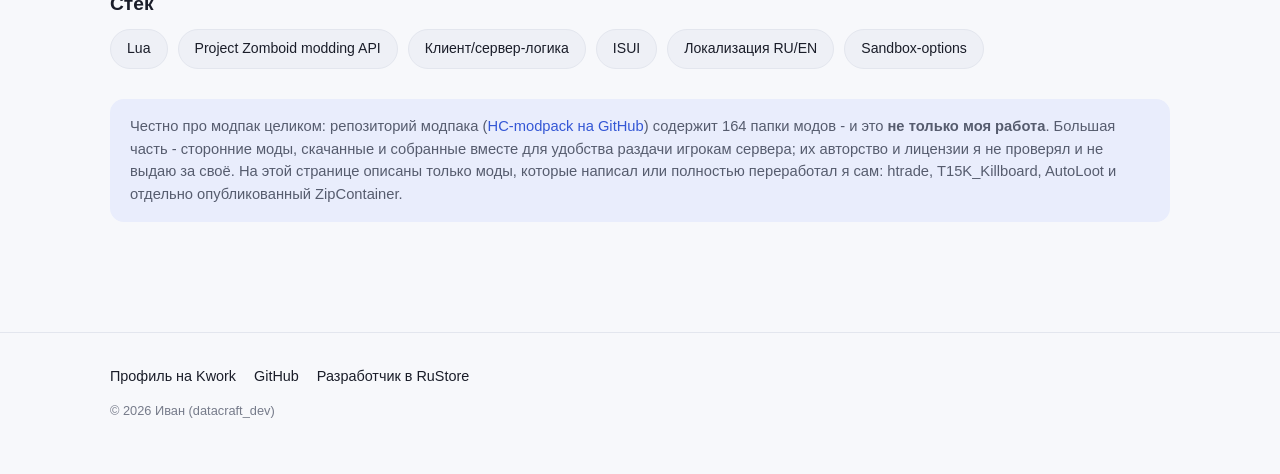
<file: cases/zomboid-modpack.html>
<!DOCTYPE html>
<html lang="ru">
<head>
<meta charset="UTF-8">
<meta name="viewport" content="width=device-width, initial-scale=1">
<title>Кейс: модпак и серверные моды для Project Zomboid</title>
<meta name="description" content="4 года разработки и поддержки модпака для приватного сервера Project Zomboid: авторский мод htrade, доска убийств T15K_Killboard, автосбор AutoLoot.">
<link rel="icon" href="../assets/favicon.svg" type="image/svg+xml">
<link rel="stylesheet" href="../assets/style.css">
</head>
<body>

<header class="site-header">
  <div class="wrap">
    <a class="brand" href="../index.html"><span class="dot"></span> datacraft_dev</a>
    <nav class="nav-links">
      <a href="../index.html#cases">Все кейсы</a>
      <a href="../index.html#services">Услуги</a>
    </nav>
    <a class="btn btn-sm" href="https://kwork.ru/user/datacraft_dev" target="_blank" rel="noopener">Заказать на Kwork</a>
  </div>
</header>

<main>
  <section class="case-hero">
    <div class="wrap">
      <a class="back-link" href="../index.html#cases">&larr; Все кейсы</a>
      <div class="tag-row"><span class="tag">Lua</span><span class="tag">Игровые моды</span><span class="tag">Project Zomboid</span></div>
      <h1>Модпак и серверные моды для Project Zomboid (4 года)</h1>
    </div>
  </section>

  <section>
    <div class="wrap">
      <div class="case-block">
        <h2>Задача</h2>
        <p>Около 4 лет назад я держу свой приватный сервер Project Zomboid и всё это время сам пишу и поддерживаю для него игровые механики, которых нет в готовых модах: расширенную серверную администрацию, экономику, систему рейтингов и десятки более мелких доработок игрового процесса.</p>
      </div>

      <div class="case-block">
        <h2>Решение - htrade, главный мод модпака</h2>
        <p>Ядро модпака - мой мод <strong>htrade</strong> (внутренний id <code>HydroTrade_h</code>): 228 файлов на Lua, около 45 000 строк кода, 374 коммита за время разработки - это почти половина всей истории репозитория модпака (823 коммита) и основной объём моей собственной работы. Мод развивается с июня 2023 года, последние правки - лето 2026-го.</p>
        <p>Что конкретно делает htrade (по коду, без преувеличений):</p>
        <ul>
          <li><strong>Административная панель</strong> - расширенный набор прав и инструментов для админов: godmode, ghost-режим, noclip, телепорт, мини-скорбоард со списком игроков и быстрыми действиями, инструменты обслуживания техники (ремонт, ключи, состояние деталей), просмотр статистики и moddata сервера</li>
          <li><strong>Система персональных убежищ (safehouse)</strong> - выдача, ограничение площади, проверка пересечений зон, авто-закрытие по правилам, привязка к точкам спавна</li>
          <li><strong>Toxic Zone</strong> - серверные зоны с газом/туманом: защитные маски и противогазы, постепенный расход фильтра, усиленные зомби-спринтеры внутри зоны</li>
          <li><strong>Система лута</strong> - фоновое резервное копирование содержимого контейнеров, очистка "мусора" на полу по времени, лут с деревьев и кустов</li>
          <li><strong>Экономика и учёт техники</strong> - переработка машин (recycling) с конфигурируемыми правилами, расширенный одометр (мили/километры), привязка генераторов к топливным бакам на расстоянии</li>
          <li>Дополнительно: система ролей фракций, уведомления игрокам (Notify), собственный gate/квестовый слой (SurvivalGuide/QuestSystem), XP-система, десятки серверных sandbox-настроек для тонкой донастройки без правки кода</li>
        </ul>
        <p class="fineprint">Цифры (файлы, строки, коммиты) посчитаны напрямую по репозиторию модпака - без округления в свою пользу и без выдуманных показателей вроде числа игроков.</p>
      </div>

      <div class="case-block">
        <h2>T15K_Killboard - доска рейтинга убийств</h2>
        <p>Доска рейтинга убийств для сервера: клиентский UI со списком лидеров, звуковые уведомления о смене месяца и лидера, иконки рангов, серверная логика начисления очков и помесячных наград, настройка через sandbox-опции (в т.ч. исключение админов из топа).</p>
        <p class="honest-note">Честно об авторстве: исходная версия мода - <strong>T15K</strong> ("The 15 karat"), друг, который написал первую версию и передал её для сервера. Я полностью переработал логику и UI под свои нужды (в репозитории это отдельная история правок поверх исходной версии), но сохранил оригинальное название в благодарность автору идеи.</p>
      </div>

      <div class="case-block">
        <h2>AutoLoot и другие мелкие моды</h2>
        <p>Помимо htrade и Killboard, в модпаке есть мои небольшие моды, например <strong>AutoLoot</strong> - автоматический сбор предметов, которые сервер скупает у игроков: подписка на автосбор, выбор категорий/собственных предметов, клиентский UI и отдельная админ-панель для управления подписками игроков.</p>
      </div>

      <div class="case-block">
        <h2>Отдельный опубликованный мод - ZipContainer (ItemStorage)</h2>
        <p>Отдельно от модпака есть законченный опубликованный мод <a href="https://github.com/besterry/ItemStorage" target="_blank" rel="noopener">ZipContainer</a>: размещаемый тайл-контейнер с вместимостью 1000 предметов, крафтом, переноской и защитой от игровых эксплойтов (запрет "крафта с земли" из контейнера), с русской локализацией.</p>
      </div>

      <div class="case-block">
        <h2>Стек</h2>
        <div class="stack-row">
          <span class="stack-pill">Lua</span>
          <span class="stack-pill">Project Zomboid modding API</span>
          <span class="stack-pill">Клиент/сервер-логика</span>
          <span class="stack-pill">ISUI</span>
          <span class="stack-pill">Локализация RU/EN</span>
          <span class="stack-pill">Sandbox-options</span>
        </div>
      </div>

      <div class="case-block">
        <p class="honest-note">Честно про модпак целиком: репозиторий модпака (<a href="https://github.com/besterry/HC-modpack" target="_blank" rel="noopener">HC-modpack на GitHub</a>) содержит 164 папки модов - и это <strong>не только моя работа</strong>. Большая часть - сторонние моды, скачанные и собранные вместе для удобства раздачи игрокам сервера; их авторство и лицензии я не проверял и не выдаю за своё. На этой странице описаны только моды, которые написал или полностью переработал я сам: htrade, T15K_Killboard, AutoLoot и отдельно опубликованный ZipContainer.</p>
      </div>
    </div>
  </section>
</main>

<footer>
  <div class="wrap">
    <div class="foot-links">
      <a href="https://kwork.ru/user/datacraft_dev" target="_blank" rel="noopener">Профиль на Kwork</a>
      <a href="https://github.com/besterry" target="_blank" rel="noopener">GitHub</a>
      <a href="https://www.rustore.ru/catalog/developer/okhfzi" target="_blank" rel="noopener">Разработчик в RuStore</a>
    </div>
    <p class="fineprint">© 2026 Иван (datacraft_dev)</p>
  </div>
</footer>

</body>
</html>
</file>
<file: assets/style.css>
/* Портфолио datacraft_dev - общие стили */
:root {
  --bg: #f7f8fb;
  --bg-alt: #ffffff;
  --text: #1a1d29;
  --text-muted: #565c6e;
  --border: #e3e6ee;
  --accent: #3457d5;
  --accent-hover: #2743ad;
  --accent-soft: #e9edfc;
  --code-bg: #eef0f6;
  --shadow: 0 2px 10px rgba(20, 24, 40, 0.06);
  --radius: 14px;
  --maxw: 1100px;
}

@media (prefers-color-scheme: dark) {
  :root:not([data-theme="light"]) {
    --bg: #12141c;
    --bg-alt: #191c28;
    --text: #eef0f7;
    --text-muted: #a7acc0;
    --border: #2a2e40;
    --accent: #7c96ff;
    --accent-hover: #9db0ff;
    --accent-soft: #232847;
    --code-bg: #1e2233;
    --shadow: 0 2px 14px rgba(0, 0, 0, 0.35);
  }
}

:root[data-theme="dark"] {
  --bg: #12141c;
  --bg-alt: #191c28;
  --text: #eef0f7;
  --text-muted: #a7acc0;
  --border: #2a2e40;
  --accent: #7c96ff;
  --accent-hover: #9db0ff;
  --accent-soft: #232847;
  --code-bg: #1e2233;
  --shadow: 0 2px 14px rgba(0, 0, 0, 0.35);
}

* { box-sizing: border-box; }

html { scroll-behavior: smooth; }

body {
  margin: 0;
  background: var(--bg);
  color: var(--text);
  font-family: -apple-system, BlinkMacSystemFont, "Segoe UI", Roboto, "Helvetica Neue", Arial, sans-serif;
  line-height: 1.55;
  -webkit-font-smoothing: antialiased;
}

img { max-width: 100%; display: block; }

a { color: var(--accent); text-decoration: none; }
a:hover { color: var(--accent-hover); text-decoration: underline; }

.wrap {
  max-width: var(--maxw);
  margin: 0 auto;
  padding: 0 20px;
}

/* Header */
.site-header {
  position: sticky;
  top: 0;
  z-index: 20;
  background: color-mix(in srgb, var(--bg) 88%, transparent);
  backdrop-filter: blur(8px);
  border-bottom: 1px solid var(--border);
}
.site-header .wrap {
  display: flex;
  align-items: center;
  justify-content: space-between;
  padding-top: 14px;
  padding-bottom: 14px;
  gap: 16px;
}
.brand {
  font-weight: 700;
  font-size: 1.05rem;
  color: var(--text);
  display: flex;
  align-items: center;
  gap: 8px;
}
.brand:hover { text-decoration: none; color: var(--text); }
.brand .dot { width: 10px; height: 10px; border-radius: 50%; background: var(--accent); display: inline-block; }
.nav-links {
  display: flex;
  gap: 18px;
  flex-wrap: wrap;
}
.nav-links a { color: var(--text-muted); font-size: 0.94rem; white-space: nowrap; }
.nav-links a:hover { color: var(--text); text-decoration: none; }

.btn {
  display: inline-block;
  padding: 11px 22px;
  border-radius: 999px;
  background: var(--accent);
  color: #fff;
  font-weight: 600;
  font-size: 0.95rem;
  border: none;
  cursor: pointer;
  white-space: nowrap;
}
.btn:hover { background: var(--accent-hover); color: #fff; text-decoration: none; }
.btn-outline {
  background: transparent;
  color: var(--accent);
  border: 1.5px solid var(--accent);
}
.btn-outline:hover { background: var(--accent-soft); color: var(--accent); }
.btn-sm { padding: 8px 16px; font-size: 0.88rem; }

/* Hero */
.hero {
  padding: 64px 0 48px;
}
.hero h1 {
  font-size: clamp(1.7rem, 4vw, 2.6rem);
  margin: 0 0 14px;
  line-height: 1.2;
}
.hero .lead {
  font-size: clamp(1rem, 2vw, 1.15rem);
  color: var(--text-muted);
  max-width: 640px;
  margin: 0 0 28px;
}
.hero .cta-row { display: flex; gap: 12px; flex-wrap: wrap; align-items: center; }
.hero .cta-note { color: var(--text-muted); font-size: 0.88rem; }

section { padding: 40px 0; }
section h2 {
  font-size: clamp(1.4rem, 3vw, 1.8rem);
  margin: 0 0 8px;
}
.section-sub { color: var(--text-muted); margin: 0 0 28px; max-width: 680px; }

/* Card grids */
.grid {
  display: grid;
  grid-template-columns: repeat(auto-fit, minmax(250px, 1fr));
  gap: 16px;
}
.card {
  background: var(--bg-alt);
  border: 1px solid var(--border);
  border-radius: var(--radius);
  padding: 22px;
  box-shadow: var(--shadow);
}
.card h3 { margin: 0 0 8px; font-size: 1.05rem; }
.card p { margin: 0; color: var(--text-muted); font-size: 0.93rem; }
.card .icon { font-size: 1.5rem; margin-bottom: 10px; display: block; }

/* Case cards */
.case-grid { display: grid; grid-template-columns: repeat(auto-fit, minmax(280px, 1fr)); gap: 18px; }
.case-card {
  background: var(--bg-alt);
  border: 1px solid var(--border);
  border-radius: var(--radius);
  padding: 24px;
  box-shadow: var(--shadow);
  display: flex;
  flex-direction: column;
  gap: 10px;
}
.case-card h3 { margin: 0; font-size: 1.1rem; }
.case-card .tag-row { display: flex; flex-wrap: wrap; gap: 6px; margin: 2px 0 4px; }
.tag {
  font-size: 0.75rem;
  padding: 3px 10px;
  border-radius: 999px;
  background: var(--accent-soft);
  color: var(--accent);
  font-weight: 600;
}
.case-card p { margin: 0; color: var(--text-muted); font-size: 0.92rem; flex-grow: 1; }
.case-card .case-links { display: flex; gap: 14px; margin-top: 6px; font-size: 0.9rem; flex-wrap: wrap; }
.status-badge {
  font-size: 0.72rem;
  color: var(--text-muted);
  font-style: italic;
}

/* Apps */
.app-grid { display: grid; grid-template-columns: repeat(auto-fit, minmax(220px, 1fr)); gap: 16px; }
.app-card {
  background: var(--bg-alt);
  border: 1px solid var(--border);
  border-radius: var(--radius);
  padding: 18px;
  box-shadow: var(--shadow);
  display: flex;
  gap: 14px;
  align-items: flex-start;
}
.app-card > img { width: 56px; height: 56px; border-radius: 14px; flex-shrink: 0; object-fit: cover; }
.app-card h3 { margin: 0 0 4px; font-size: 1rem; }
.app-card p { margin: 0 0 8px; color: var(--text-muted); font-size: 0.86rem; }
.app-card .app-links { display: flex; gap: 12px; font-size: 0.85rem; flex-wrap: wrap; }
.app-status { color: var(--text-muted); font-size: 0.8rem; font-style: italic; margin: -4px 0 8px; }

.case-gallery { display: flex; gap: 12px; flex-wrap: wrap; }
.case-gallery img { width: 160px; height: auto; border-radius: 10px; border: 1px solid var(--border); }
.case-thumb { width: 100%; height: auto; max-height: 160px; object-fit: cover; border-radius: 10px; margin-bottom: 12px; }

/* Process */
.process-list {
  list-style: none;
  margin: 0;
  padding: 0;
  counter-reset: step;
  display: grid;
  grid-template-columns: repeat(auto-fit, minmax(200px, 1fr));
  gap: 16px;
}
.process-list li {
  counter-increment: step;
  background: var(--bg-alt);
  border: 1px solid var(--border);
  border-radius: var(--radius);
  padding: 20px;
  box-shadow: var(--shadow);
}
.process-list li::before {
  content: counter(step);
  display: inline-flex;
  align-items: center;
  justify-content: center;
  width: 30px;
  height: 30px;
  border-radius: 50%;
  background: var(--accent);
  color: #fff;
  font-weight: 700;
  font-size: 0.9rem;
  margin-bottom: 10px;
}
.process-list h3 { margin: 0 0 6px; font-size: 1rem; }
.process-list p { margin: 0; color: var(--text-muted); font-size: 0.88rem; }
.guarantee-note {
  margin-top: 20px;
  padding: 16px 20px;
  background: var(--accent-soft);
  border-radius: var(--radius);
  color: var(--text);
  font-size: 0.92rem;
}

/* Stack */
.stack-row { display: flex; flex-wrap: wrap; gap: 10px; }
.stack-pill {
  padding: 8px 16px;
  border-radius: 999px;
  background: var(--code-bg);
  border: 1px solid var(--border);
  font-size: 0.88rem;
  color: var(--text);
}

/* Footer */
footer {
  border-top: 1px solid var(--border);
  margin-top: 40px;
  padding: 32px 0 40px;
  color: var(--text-muted);
  font-size: 0.9rem;
}
footer .foot-links { display: flex; flex-wrap: wrap; gap: 18px; margin-bottom: 14px; }
footer .foot-links a { color: var(--text); }
footer .policy-links { display: flex; flex-wrap: wrap; gap: 14px; margin-bottom: 14px; font-size: 0.85rem; }
footer .fineprint { font-size: 0.8rem; opacity: 0.8; }

/* Case detail page */
.case-hero { padding: 36px 0 12px; }
.case-hero .tag-row { margin-bottom: 14px; }
.case-hero h1 { font-size: clamp(1.5rem, 3.5vw, 2.1rem); margin: 0 0 10px; }
.back-link { display: inline-block; margin-bottom: 18px; font-size: 0.9rem; }
.case-block { margin-bottom: 30px; }
.case-block h2 { font-size: 1.2rem; margin: 0 0 10px; }
.case-block ul { padding-left: 20px; color: var(--text-muted); }
.case-block li { margin-bottom: 6px; }
.case-block p { color: var(--text-muted); }
.honest-note {
  background: var(--accent-soft);
  border-radius: var(--radius);
  padding: 16px 20px;
  font-size: 0.92rem;
}

@media (max-width: 640px) {
  .site-header .wrap { flex-wrap: wrap; }
  .nav-links { order: 3; width: 100%; padding-top: 8px; gap: 12px; }
  .hero { padding: 40px 0 32px; }
}
</file>
